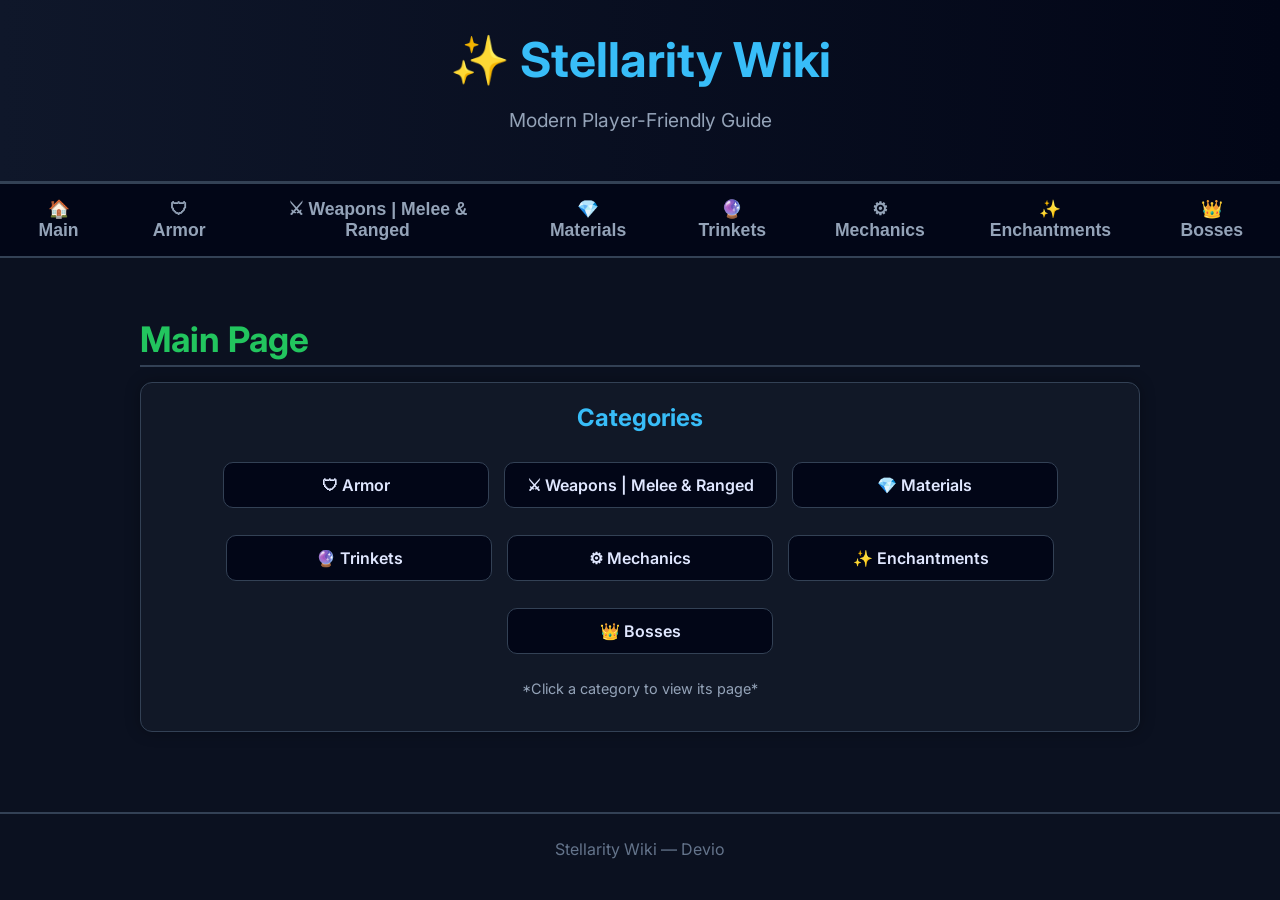
<file: index.html>
<!DOCTYPE html>
<html lang="en">
<head>
<meta charset="UTF-8">
<title>Stellarity Wiki — Main</title>
<link rel="icon" type="image/x-icon" href="Images/waaaaa.jpeg">
<link rel="stylesheet" href="style.css">
<style>
/* Optional hover effect for clarity */
.categories li {
  cursor: pointer;
  transition: color 0.2s;
}
.categories li:hover {
  color: #facc15; /* bright yellow highlight */
}
</style>
</head>
<body>

<header>
  <h1>✨ Stellarity Wiki</h1>
  <p>Modern Player-Friendly Guide</p>
</header>

<nav>
  <button onclick="location.href='index.html'">🏠 Main</button>
<button onclick="location.href='armor.html'">🛡 Armor</button>
<button onclick="location.href='melee.html'">⚔ Weapons | Melee & Ranged</button>
<button onclick="location.href='materials.html'">💎 Materials</button>
<button onclick="location.href='trinkets.html'">🔮 Trinkets</button>
<button onclick="location.href='mechanics.html'">⚙ Mechanics</button>
<button onclick="location.href='enchantments.html'">✨ Enchantments</button>
<button onclick="location.href='bosses.html'">👑 Bosses</button>
</nav>

<div class="container">
  <h2 class="section-header">Main Page</h2>

  <div class="card categories">
    <h3>Categories</h3>
    <ul>
      <li data-page="armor.html">🛡 Armor</li>
      <li data-page="melee.html">⚔ Weapons | Melee & Ranged</li>
      <li data-page="materials.html">💎 Materials</li>
      <li data-page="trinkets.html">🔮 Trinkets</li>
      <li data-page="mechanics.html">⚙ Mechanics</li>
      <li data-page="enchantments.html">✨ Enchantments</li>
      <li data-page="bosses.html">👑 Bosses</li>
    </ul>
    <p style="font-size:0.9em;color:#94a3b8;">*Click a category to view its page*</p>
  </div>

</div>

<footer>
Stellarity Wiki — Devio
</footer>

<!-- JavaScript for category navigation -->
<script>
  const categoryItems = document.querySelectorAll('.categories li');

  categoryItems.forEach(item => {
    item.addEventListener('click', () => {
      const page = item.getAttribute('data-page');
      if (page) {
        window.location.href = page;
      }
    });
  });
</script>

</body>
</html>
</file>
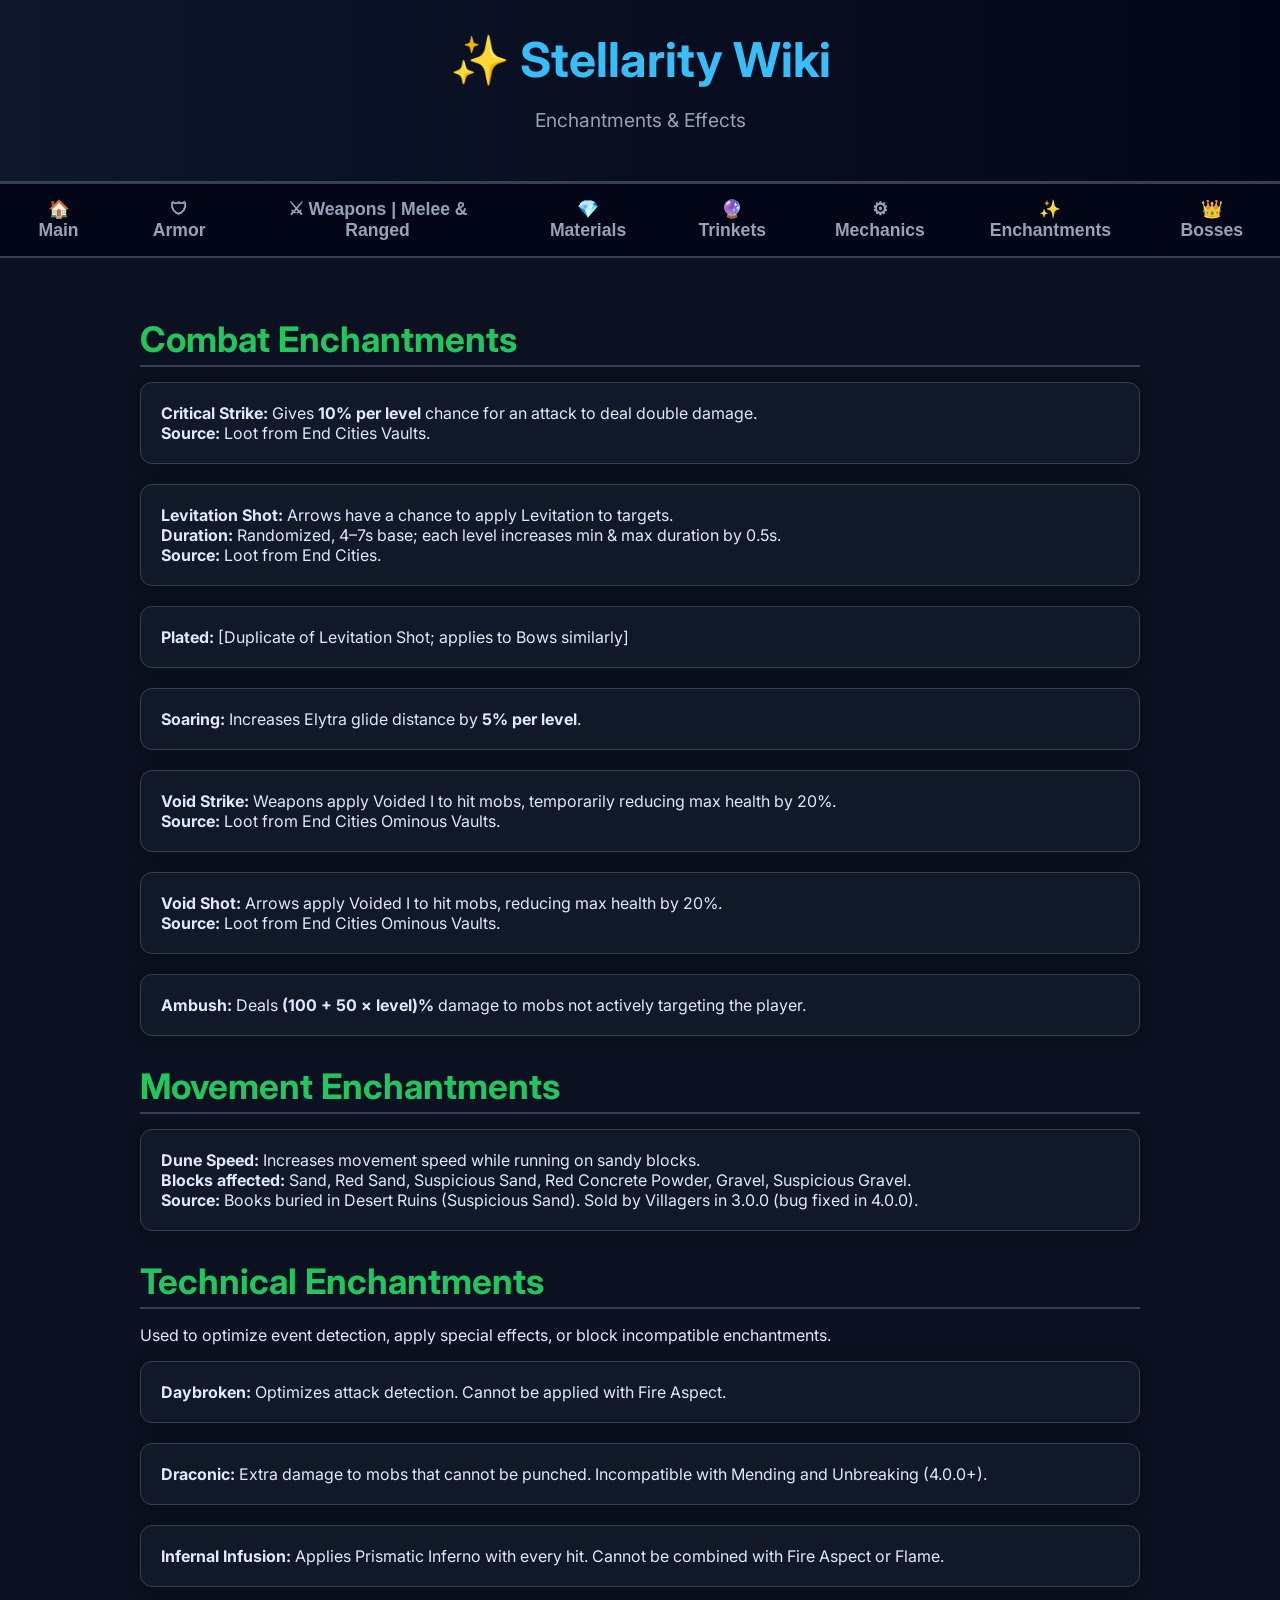
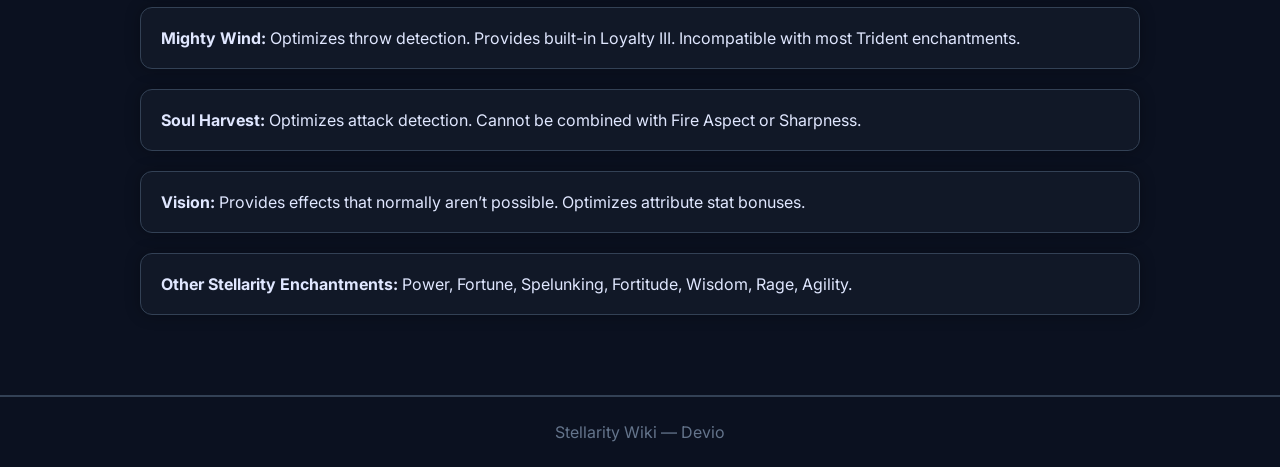
<file: enchantments.html>
<!DOCTYPE html>
<html lang="en">
<head>
<meta charset="UTF-8">
<title>Stellarity Wiki — Enchantments</title>
<link rel="icon" type="image/x-icon" href="Images/waaaaa.jpeg">
<link rel="stylesheet" href="style.css">
</head>
<body>

<header>
<h1>✨ Stellarity Wiki</h1>
<p>Enchantments & Effects</p>
</header>

<nav>
<button onclick="location.href='index.html'">🏠 Main</button>
<button onclick="location.href='armor.html'">🛡 Armor</button>
<button onclick="location.href='melee.html'">⚔ Weapons | Melee & Ranged</button>
<button onclick="location.href='materials.html'">💎 Materials</button>
<button onclick="location.href='trinkets.html'">🔮 Trinkets</button>
<button onclick="location.href='mechanics.html'">⚙ Mechanics</button>
<button onclick="location.href='enchantments.html'">✨ Enchantments</button>
<button onclick="location.href='bosses.html'">👑 Bosses</button>
</nav>

<div class="container">

<h2 class="section-header">Combat Enchantments</h2>

<div class="card">
<b>Critical Strike:</b> Gives <b>10% per level</b> chance for an attack to deal double damage.<br>
<b>Source:</b> Loot from End Cities Vaults.
</div>

<div class="card">
<b>Levitation Shot:</b> Arrows have a chance to apply Levitation to targets.<br>
<b>Duration:</b> Randomized, 4–7s base; each level increases min & max duration by 0.5s.<br>
<b>Source:</b> Loot from End Cities.
</div>

<div class="card">
<b>Plated:</b> [Duplicate of Levitation Shot; applies to Bows similarly]</b>
</div>

<div class="card">

<b>Soaring:</b> Increases Elytra glide distance by <b>5% per level</b>.
</div>

<div class="card">
<b>Void Strike:</b> Weapons apply  Voided I to hit mobs, temporarily reducing max health by 20%.<br>
<b>Source:</b> Loot from End Cities Ominous Vaults.
</div>

<div class="card">
<b>Void Shot:</b> Arrows apply  Voided I to hit mobs, reducing max health by 20%.<br>
<b>Source:</b> Loot from End Cities Ominous Vaults.
</div>

<div class="card">
<b>Ambush:</b> Deals <b>(100 + 50 × level)%</b> damage to mobs not actively targeting the player.
</div>

<h2 class="section-header">Movement Enchantments</h2>

<div class="card">
<b>Dune Speed:</b> Increases movement speed while running on sandy blocks.<br>
<b>Blocks affected:</b> Sand, Red Sand, Suspicious Sand, Red Concrete Powder, Gravel, Suspicious Gravel.<br>
<b>Source:</b> Books buried in Desert Ruins (Suspicious Sand). Sold by Villagers in 3.0.0 (bug fixed in 4.0.0).
</div>

<h2 class="section-header">Technical Enchantments</h2>
<p>Used to optimize event detection, apply special effects, or block incompatible enchantments.</p>

<div class="card">
<b>Daybroken:</b> Optimizes attack detection. Cannot be applied with Fire Aspect.
</div>

<div class="card">
<b>Draconic:</b> Extra damage to mobs that cannot be punched. Incompatible with Mending and Unbreaking (4.0.0+).
</div>

<div class="card">
<b>Infernal Infusion:</b> Applies Prismatic Inferno with every hit. Cannot be combined with Fire Aspect or Flame.
</div>

<div class="card">
<b>Mighty Wind:</b> Optimizes throw detection. Provides built-in Loyalty III. Incompatible with most Trident enchantments.
</div>

<div class="card">
<b>Soul Harvest:</b> Optimizes attack detection. Cannot be combined with Fire Aspect or Sharpness.
</div>

<div class="card">
<b>Vision:</b> Provides effects that normally aren’t possible. Optimizes attribute stat bonuses.
</div>

<div class="card">
<b>Other Stellarity Enchantments:</b> Power, Fortune, Spelunking, Fortitude, Wisdom, Rage, Agility.
</div>

</div>
</body>
<footer>
Stellarity Wiki — Devio
</footer>
</html>
</file>
<file: style.css>
@import url('https://fonts.googleapis.com/css2?family=Inter:wght@400;600;700&display=swap');

body {
    font-family: 'Inter', sans-serif;
    margin:0;
    background: #0b1120;
    color: #e0e7ff;
}

header {
    background: linear-gradient(90deg, #0f172a, #020617);
    padding: 30px;
    text-align: center;
    border-bottom: 3px solid #334155;
}

header h1 {
    font-size: 3em;
    margin:0;
    color: #38bdf8;
}

header p {
    font-size: 1.2em;
    color: #94a3b8;
}

nav {
    display: flex;
    justify-content: center;
    background: #020617;
    border-bottom: 2px solid #334155;
}

nav button {
    background: #020617;
    border: none;
    padding: 15px 25px;
    margin: 0 5px;
    font-size: 1.1em;
    color: #94a3b8;
    font-weight: 600;
    cursor: pointer;
    transition: 0.3s;
}

nav button:hover {
    color: #22c55e;
    transform: scale(1.05);
}

nav button.active {
    color: #38bdf8;
    border-bottom: 3px solid #38bdf8;
}

.container {
    max-width: 1000px;
    margin:auto;
    padding: 30px 20px;
}

.section-header {
    font-size:2.2em;
    color:#22c55e;
    margin-bottom:15px;
    border-bottom:2px solid #334155;
    padding-bottom:5px;
}

.card {
    background: #111827;
    border: 1px solid #334155;
    border-radius: 12px;
    padding: 20px;
    margin-bottom: 20px;
    box-shadow: 0 0 15px rgba(0,0,0,0.3);
    transition: 0.2s;
    overflow: hidden;
}

.card:hover {
    box-shadow: 0 0 25px rgba(56,189,248,0.6);
}

.card h3 {
    font-size:1.5em;
    color:#38bdf8;
    margin-top:0;
}

.card ul {
    margin: 10px 0;
    padding-left: 20px;
}

.card li {
    margin: 6px 0;
    cursor: pointer;
    transition: 0.2s;
}

.card li:hover {
    color: #22c55e;
    text-decoration: underline;
}

.tag {
    display: inline-block;
    background: #1e293b;
    color: #38bdf8;
    padding: 4px 10px;
    border-radius: 6px;
    font-size: 0.9em;
    margin-right:6px;
}

.card img {
    max-width:80px;
    float:right;
    margin-left:15px;
}

footer{
    text-align:center;
    padding:25px;
    color:#64748b;
    border-top:2px solid #334155;
    margin-top:30px;
}
/* =========================
   Centered Categories Layout
========================= */

.categories {
    text-align: center;
}

/* center the list itself */
.categories ul {
    list-style: none;
    padding: 0;
    margin: 20px auto;

    display: flex;
    flex-wrap: wrap;
    justify-content: center;
    gap: 15px;
}

/* make categories look like buttons/cards */
.categories li {
    background: #020617;
    border: 1px solid #334155;
    border-radius: 10px;
    padding: 12px 22px;
    font-weight: 600;
    cursor: pointer;
    transition: 0.25s;

    min-width: 220px;
    text-align: center;
}

/* hover effect */
.categories li:hover {
    color: #22c55e;
    border-color: #38bdf8;
    transform: translateY(-3px);
    box-shadow: 0 0 12px rgba(56,189,248,0.4);
}

/* =========================
   Material Link Style
========================= */

.mat a{
    color:#38bdf8;
    text-decoration:none;
    border-bottom:1px dotted #38bdf8;
    font-weight:600;
}

.mat a:hover{
    color:#22c55e;
    border-bottom:1px solid #22c55e;
}

/* smooth anchor scrolling */
html{
    scroll-behavior:smooth;
}

/* =========================
   Anchor Highlight Animation
========================= */

@keyframes anchorFlash {
    0% {
        box-shadow: 0 0 0 rgba(56,189,248,0);
        border-color:#334155;
    }
    30% {
        box-shadow: 0 0 25px rgba(56,189,248,0.9);
        border-color:#38bdf8;
        transform: scale(1.01);
    }
    100% {
        box-shadow: 0 0 0 rgba(56,189,248,0);
        border-color:#334155;
        transform: scale(1);
    }
}

.anchor-highlight {
    animation: anchorFlash 2.5s ease;
}


/* =========================
   Global Link Styling
========================= */

a {
    color: #e0e7ff;          /* same as text color */
    text-decoration: none;
    font-weight: 600;
    transition: 0.2s;
}

a:visited {
    color: #e0e7ff;
}

a:hover {
    color: #22c55e;          /* green hover like navbar */
    text-decoration: underline;
}
</file>
